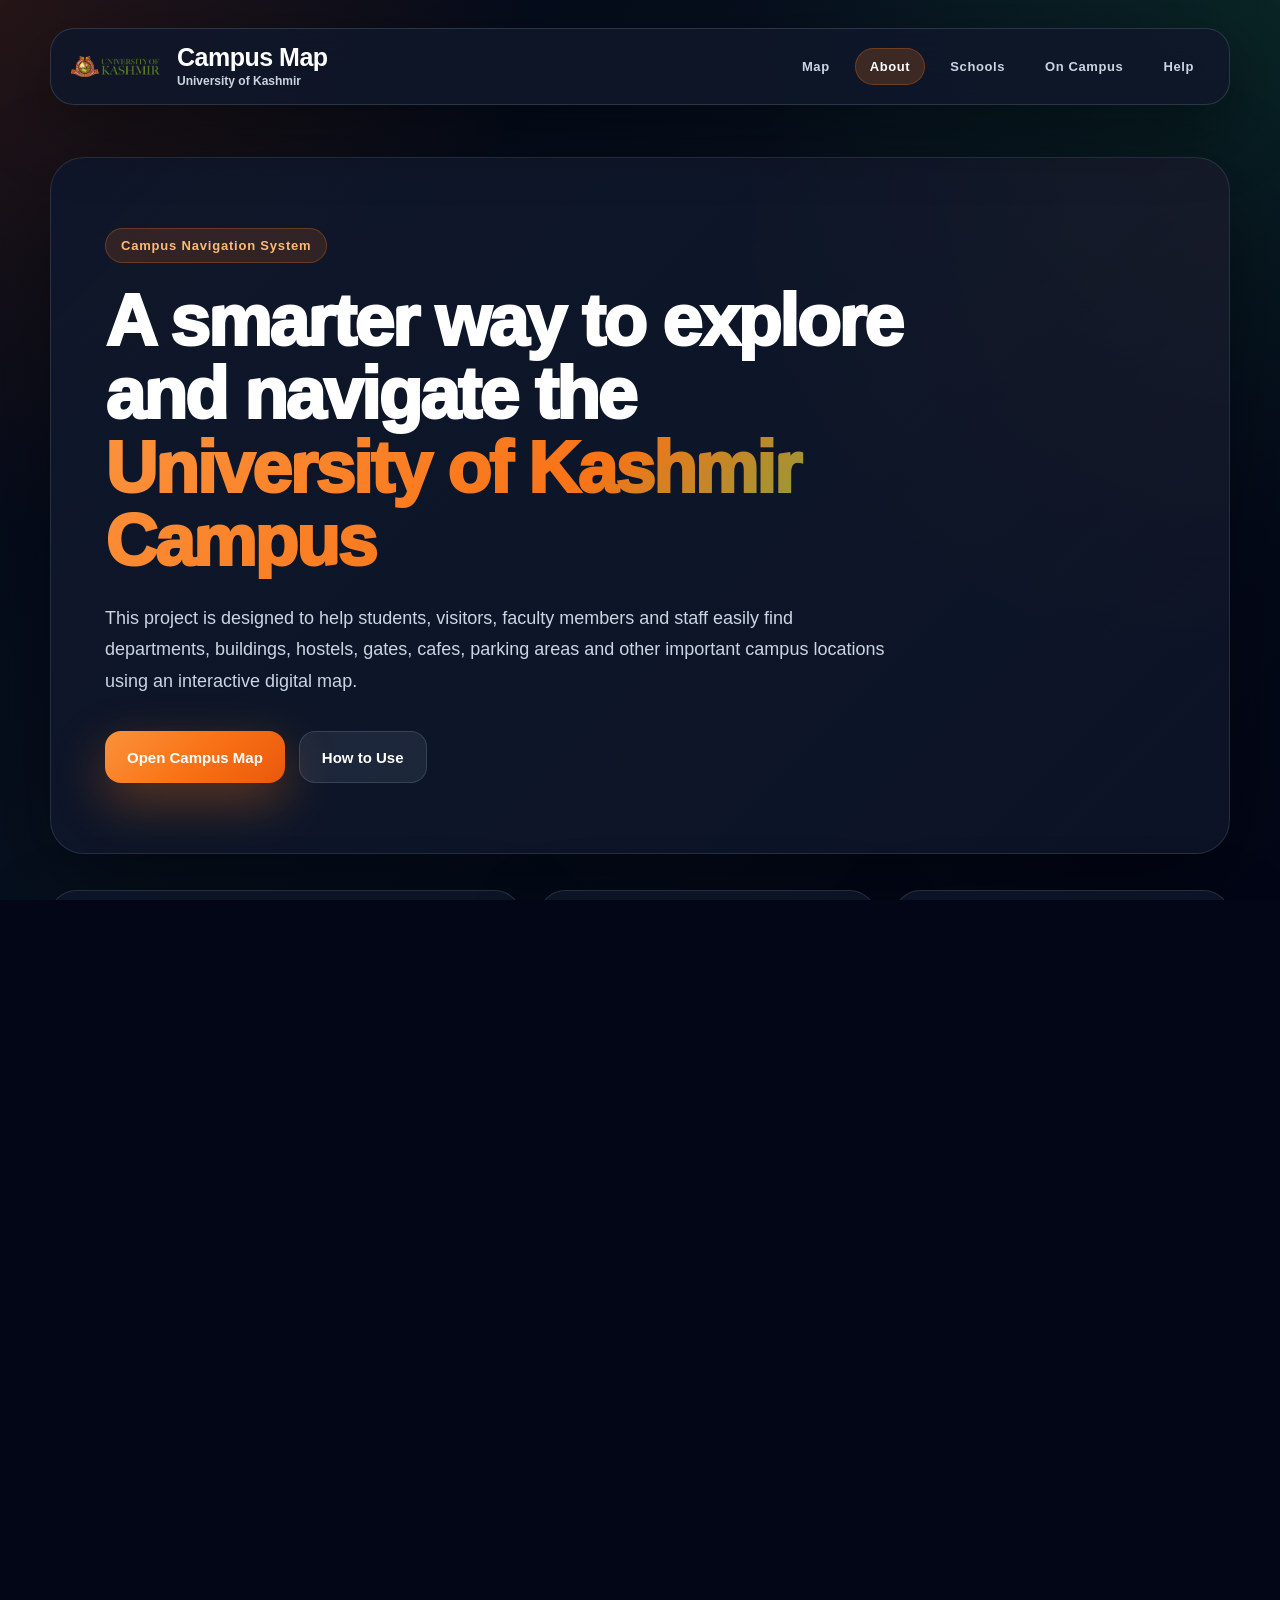
<file: about.html>
<!DOCTYPE html>
<html lang="en">
<head>
  <meta charset="UTF-8" />
  <meta name="viewport" content="width=device-width, initial-scale=1.0" />

  <title>About | Campus Navigation System</title>

  <link rel="stylesheet" href="style.css" />
</head>

<body class="info-page-body">

  <main class="info-page">

    <!-- TOP NAVBAR -->
    <header class="info-navbar">
      <div class="brand">
        <a href="index.html">
          <img src="icons/KUGreen11.png" alt="University of Kashmir Logo" />
        </a>

        <div class="brand-text">
          <h1>Campus Map</h1>
          <p>University of Kashmir</p>
        </div>
      </div>

      <nav class="info-nav-links">
        <a href="index.html">Map</a>
        <a href="about.html" class="active">About</a>
        <a href="schools.html">Schools</a>
        <a href="campus.html">On Campus</a>
        <a href="help.html">Help</a>
      </nav>
    </header>

    <!-- HERO SECTION -->
    <section class="info-hero">
      <div class="hero-badge">Campus Navigation System</div>

      <h1>
        A smarter way to explore and navigate the
        <span>University of Kashmir Campus</span>
      </h1>

      <p>
        This project is designed to help students, visitors, faculty members and staff
        easily find departments, buildings, hostels, gates, cafes, parking areas and
        other important campus locations using an interactive digital map.
      </p>

      <div class="hero-actions">
        <a href="index.html" class="primary-link">Open Campus Map</a>
        <a href="help.html" class="secondary-link">How to Use</a>
      </div>
    </section>

    <!-- ABOUT GRID -->
    <section class="info-grid">

      <article class="info-card-large">
        <h2>Project Aim</h2>
        <p>
          The main aim of this Campus Navigation System is to provide an easy,
          accurate and user-friendly navigation platform for the University of Kashmir.
          Instead of depending only on generic map services, this system focuses on
          campus-specific data such as internal roads, departments, academic blocks,
          hostels and important points of interest.
        </p>
      </article>

      <article class="info-card">
        <div class="card-icon">🎯</div>
        <h3>Campus-Focused</h3>
        <p>
          The map focuses specifically on internal university features that are usually
          not clearly available in normal map applications.
        </p>
      </article>

      <article class="info-card">
        <div class="card-icon">🧭</div>
        <h3>Road-Based Directions</h3>
        <p>
          The system uses the campus road network to calculate practical routes instead
          of drawing simple straight lines.
        </p>
      </article>

      <article class="info-card">
        <div class="card-icon">🔎</div>
        <h3>Easy Search</h3>
        <p>
          Users can search by building name, department name, gate, cafe, hostel or
          other campus categories.
        </p>
      </article>

      <article class="info-card">
        <div class="card-icon">📍</div>
        <h3>Live Location</h3>
        <p>
          With browser location permission, users can get directions from their current
          position to a selected destination.
        </p>
      </article>

    </section>

    <!-- WHY NEEDED -->
    <section class="info-section">
      <div class="section-heading">
        <span>Why this project?</span>
        <h2>Why a dedicated campus map is needed</h2>
      </div>

      <div class="reason-list">
        <div class="reason-item">
          <strong>01</strong>
          <p>
            Generic maps often do not show internal campus departments, academic blocks
            and smaller facilities clearly.
          </p>
        </div>

        <div class="reason-item">
          <strong>02</strong>
          <p>
            New students and visitors may face difficulty locating a specific department,
            hostel, gate or facility inside a large campus.
          </p>
        </div>

        <div class="reason-item">
          <strong>03</strong>
          <p>
            This system uses custom campus data prepared using GIS tools, making it more
            suitable for internal university navigation.
          </p>
        </div>
      </div>
    </section>

    <!-- TECHNOLOGY -->
    <section class="tech-section">
      <div>
        <h2>Technology Used</h2>
        <p>
          The project combines GIS data with web mapping technologies to create an
          interactive navigation system.
        </p>
      </div>

      <div class="tech-tags">
        <span>QGIS</span>
        <span>Leaflet.js</span>
        <span>GeoJSON</span>
        <span>HTML</span>
        <span>CSS</span>
        <span>JavaScript</span>
        <span>Dijkstra Algorithm</span>
      </div>
    </section>

  </main>

</body>
</html>
</file>
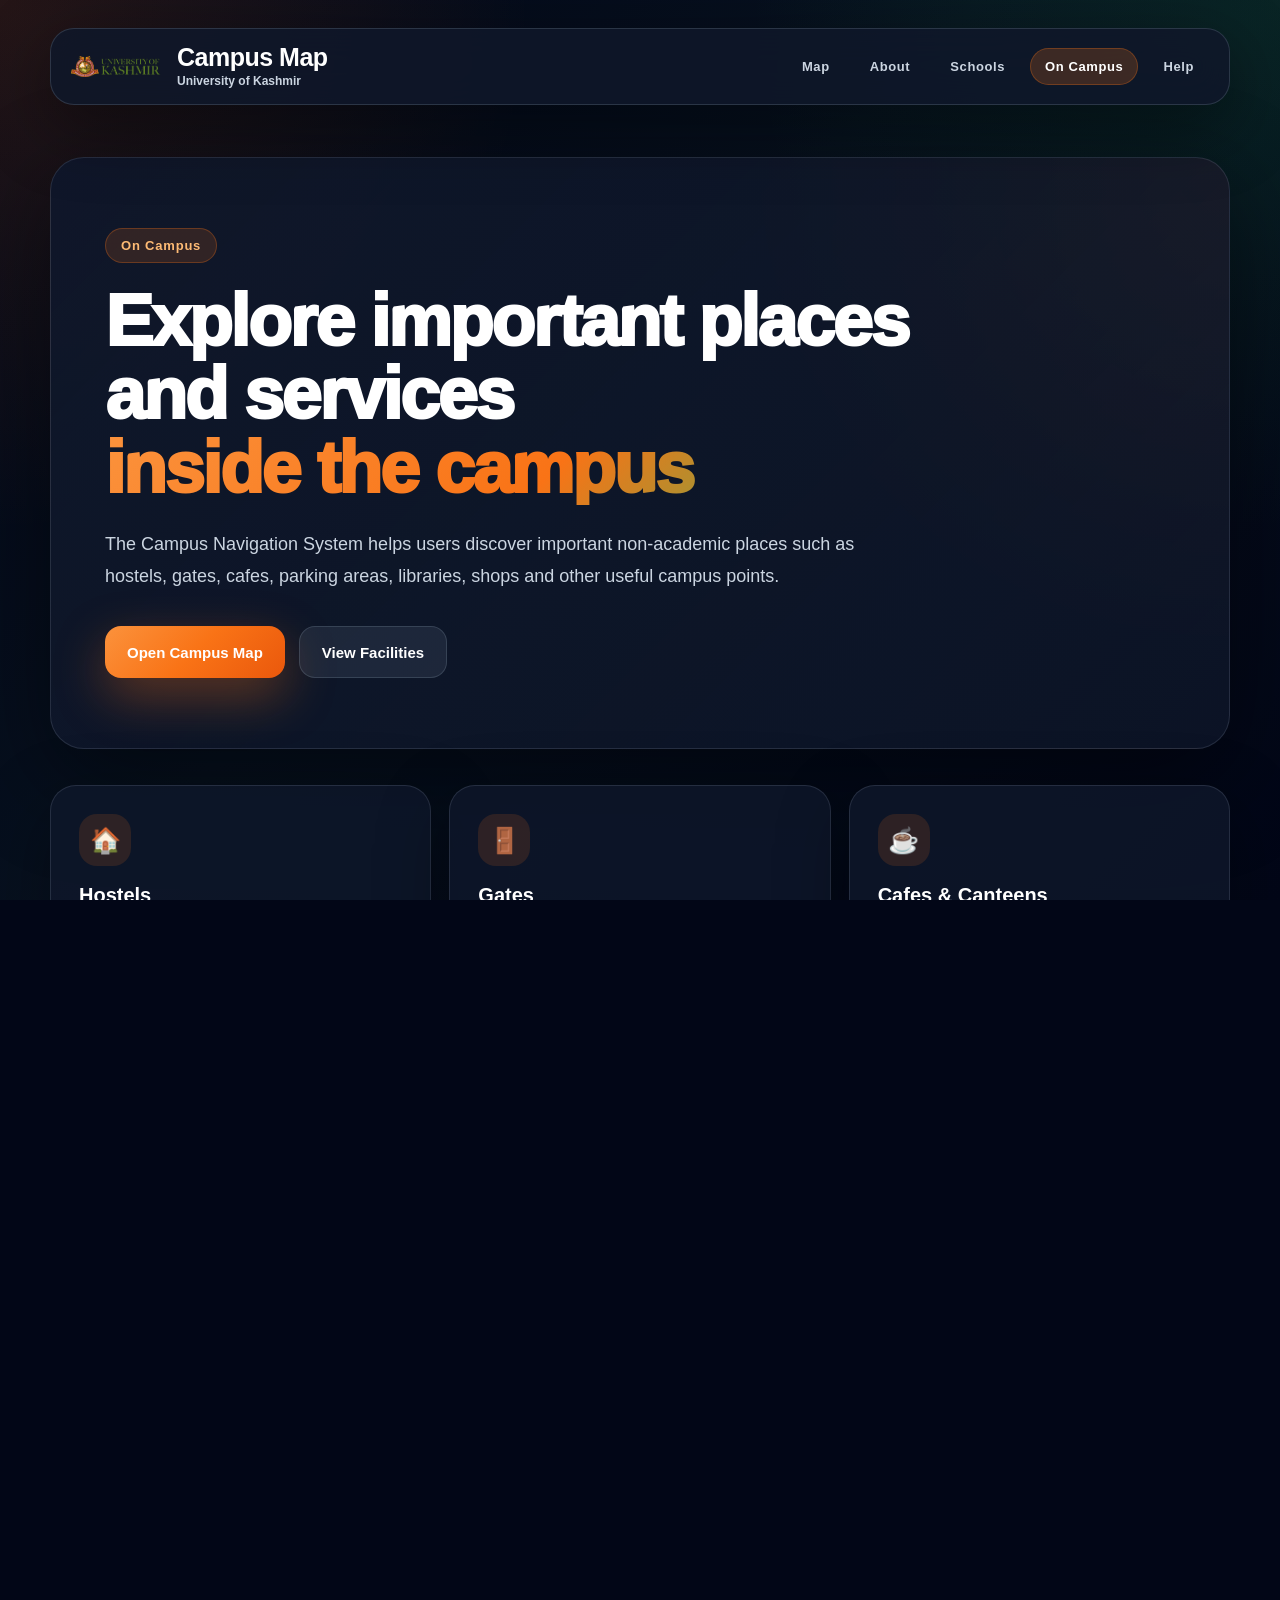
<file: campus.html>
<!DOCTYPE html>
<html lang="en">
<head>
  <meta charset="UTF-8" />
  <meta name="viewport" content="width=device-width, initial-scale=1.0" />

  <title>On Campus | Campus Navigation System</title>

  <link rel="stylesheet" href="style.css" />
</head>

<body class="info-page-body">

  <main class="info-page">

    <!-- TOP NAVBAR -->
    <header class="info-navbar">
      <div class="brand">
        <a href="index.html">
          <img src="icons/KUGreen11.png" alt="University of Kashmir Logo" />
        </a>

        <div class="brand-text">
          <h1>Campus Map</h1>
          <p>University of Kashmir</p>
        </div>
      </div>

      <nav class="info-nav-links">
        <a href="index.html">Map</a>
        <a href="about.html">About</a>
        <a href="schools.html">Schools</a>
        <a href="campus.html" class="active">On Campus</a>
        <a href="help.html">Help</a>
      </nav>
    </header>

    <!-- HERO -->
    <section class="info-hero">
      <div class="hero-badge">On Campus</div>

      <h1>
        Explore important places and services
        <span>inside the campus</span>
      </h1>

      <p>
        The Campus Navigation System helps users discover important non-academic
        places such as hostels, gates, cafes, parking areas, libraries, shops and
        other useful campus points.
      </p>

      <div class="hero-actions">
        <a href="index.html" class="primary-link">Open Campus Map</a>
        <a href="facilities.html" class="secondary-link">View Facilities</a>
      </div>
    </section>

    <!-- CAMPUS PLACES GRID -->
    <section class="campus-place-grid">

      <article class="campus-place-card">
        <div class="campus-place-icon">🏠</div>
        <h3>Hostels</h3>
        <p>
          Hostel buildings can be shown and filtered separately, helping students
          and visitors quickly find residential areas inside the campus.
        </p>
      </article>

      <article class="campus-place-card">
        <div class="campus-place-icon">🚪</div>
        <h3>Gates</h3>
        <p>
          Campus entry and exit gates are important navigation points for visitors,
          transport access and route planning.
        </p>
      </article>

      <article class="campus-place-card">
        <div class="campus-place-icon">☕</div>
        <h3>Cafes & Canteens</h3>
        <p>
          Food points such as cafes, canteens and refreshment areas can be searched
          and displayed as points of interest.
        </p>
      </article>

      <article class="campus-place-card">
        <div class="campus-place-icon">🅿️</div>
        <h3>Parking</h3>
        <p>
          Parking zones can be displayed on the map to guide users toward vehicle
          parking areas near important buildings.
        </p>
      </article>

      <article class="campus-place-card">
        <div class="campus-place-icon">📚</div>
        <h3>Libraries</h3>
        <p>
          Libraries and study spaces can be highlighted to help students quickly
          locate academic support facilities.
        </p>
      </article>

      <article class="campus-place-card">
        <div class="campus-place-icon">🛒</div>
        <h3>Shops & Services</h3>
        <p>
          Shops, stationery points and other small services can be added as POIs
          for better campus usability.
        </p>
      </article>

    </section>

    <!-- FILTER EXPLANATION -->
    <section class="info-section">
      <div class="section-heading">
        <span>Map Filters</span>
        <h2>Use filters to focus on what you need</h2>
      </div>

      <div class="reason-list">
        <div class="reason-item">
          <strong>All</strong>
          <p>
            Shows all available campus features including buildings, roads and
            important points of interest.
          </p>
        </div>

        <div class="reason-item">
          <strong>Hostels</strong>
          <p>
            Displays hostel-related locations and makes residential areas easier
            to identify.
          </p>
        </div>

        <div class="reason-item">
          <strong>Cafes</strong>
          <p>
            Shows cafes, canteens and refreshment points for quick access.
          </p>
        </div>
      </div>
    </section>

    <!-- MAP USE CASE -->
    <section class="tech-section">
      <div>
        <h2>How campus places are stored</h2>
        <p>
          Campus locations are stored using GeoJSON data. Buildings are usually
          polygons, roads are lines and points of interest such as gates or cafes
          are point features.
        </p>
      </div>

      <div class="tech-tags">
        <span>Hostels</span>
        <span>Gates</span>
        <span>Cafes</span>
        <span>Parking</span>
        <span>Libraries</span>
        <span>POI Layer</span>
        <span>Land Use</span>
      </div>
    </section>

  </main>

</body>
</html>
</file>
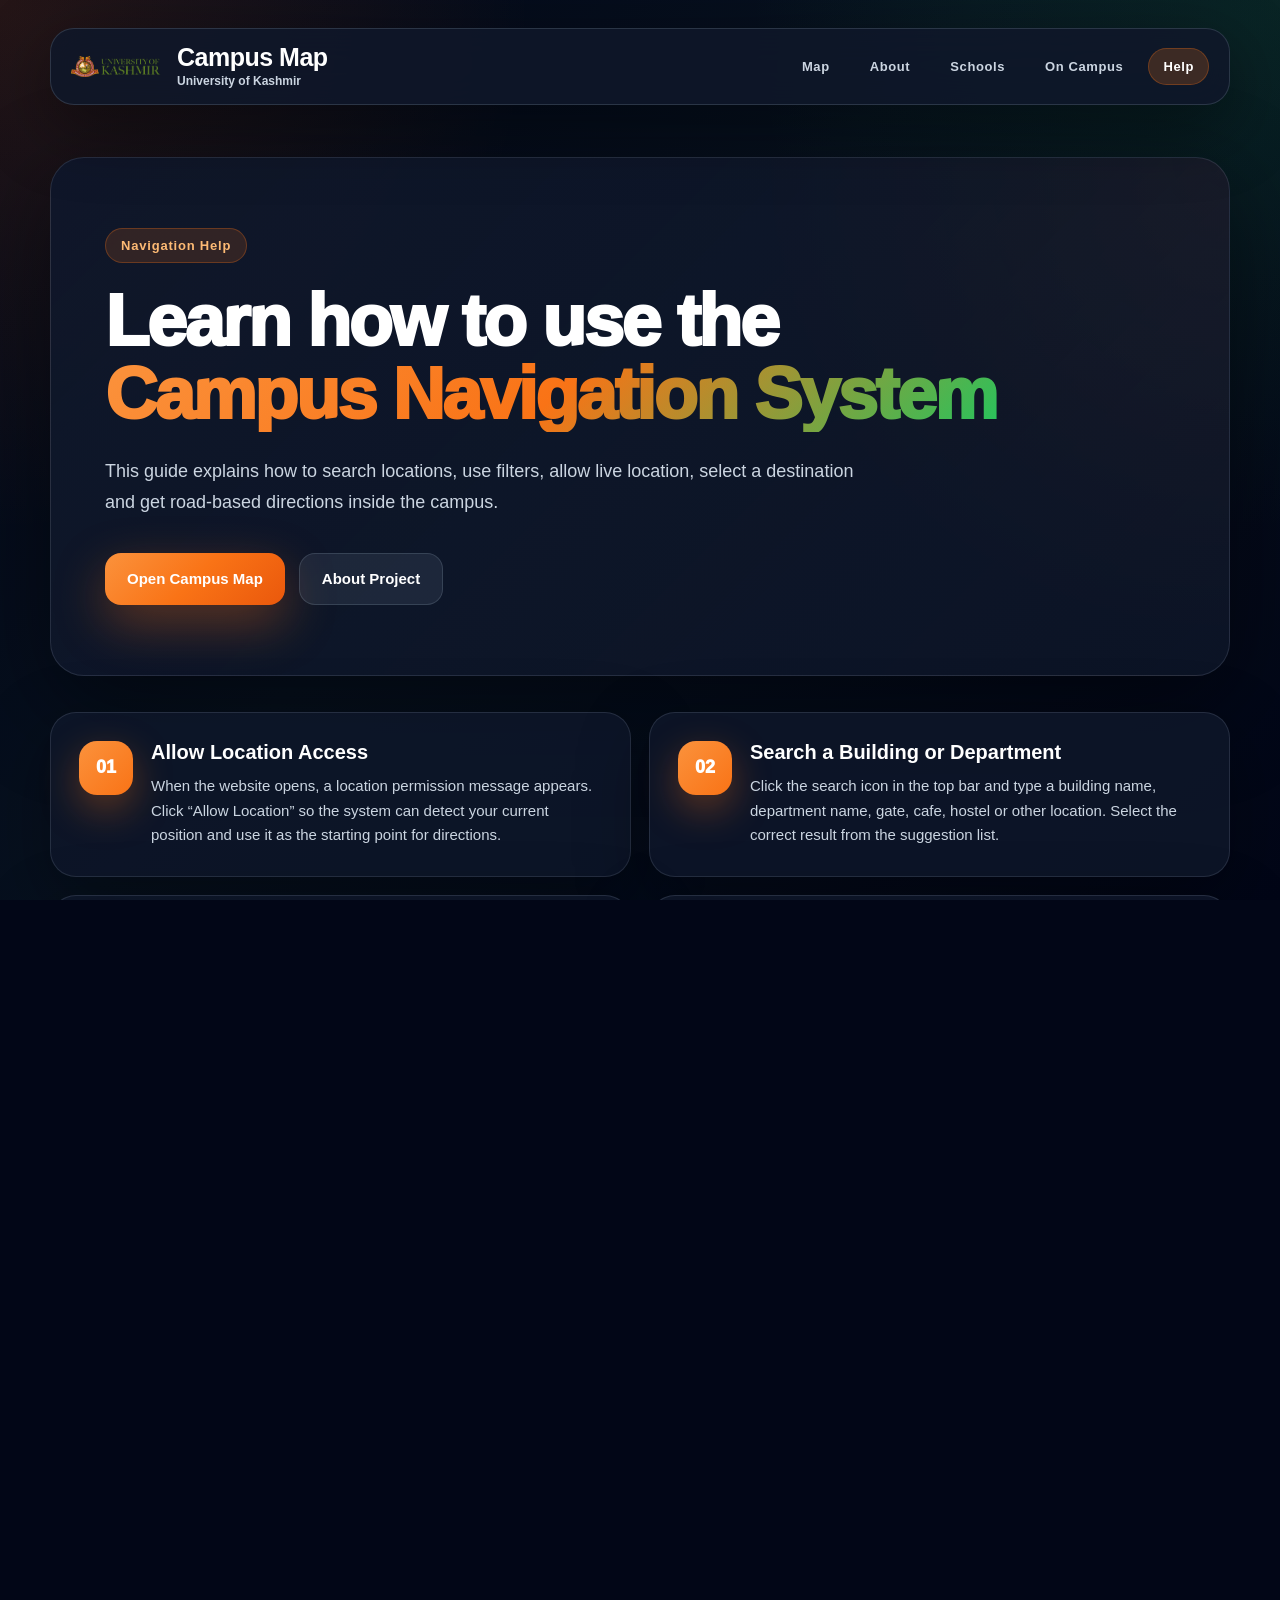
<file: help.html>
<!DOCTYPE html>
<html lang="en">
<head>
  <meta charset="UTF-8" />
  <meta name="viewport" content="width=device-width, initial-scale=1.0" />

  <title>Help | Campus Navigation System</title>

  <link rel="stylesheet" href="style.css" />
</head>

<body class="info-page-body">

  <main class="info-page">

    <!-- TOP NAVBAR -->
    <header class="info-navbar">
      <div class="brand">
        <a href="index.html">
          <img src="icons/KUGreen11.png" alt="University of Kashmir Logo" />
        </a>

        <div class="brand-text">
          <h1>Campus Map</h1>
          <p>University of Kashmir</p>
        </div>
      </div>

      <nav class="info-nav-links">
        <a href="index.html">Map</a>
        <a href="about.html">About</a>
        <a href="schools.html">Schools</a>
        <a href="campus.html">On Campus</a>
        <a href="help.html" class="active">Help</a>
      </nav>
    </header>

    <!-- HERO -->
    <section class="info-hero">
      <div class="hero-badge">Navigation Help</div>

      <h1>
        Learn how to use the
        <span>Campus Navigation System</span>
      </h1>

      <p>
        This guide explains how to search locations, use filters, allow live location,
        select a destination and get road-based directions inside the campus.
      </p>

      <div class="hero-actions">
        <a href="index.html" class="primary-link">Open Campus Map</a>
        <a href="about.html" class="secondary-link">About Project</a>
      </div>
    </section>

    <!-- HELP STEPS -->
    <section class="help-steps">

      <article class="help-step-card">
        <div class="step-number">01</div>
        <div>
          <h3>Allow Location Access</h3>
          <p>
            When the website opens, a location permission message appears. Click
            “Allow Location” so the system can detect your current position and
            use it as the starting point for directions.
          </p>
        </div>
      </article>

      <article class="help-step-card">
        <div class="step-number">02</div>
        <div>
          <h3>Search a Building or Department</h3>
          <p>
            Click the search icon in the top bar and type a building name,
            department name, gate, cafe, hostel or other location. Select the
            correct result from the suggestion list.
          </p>
        </div>
      </article>

      <article class="help-step-card">
        <div class="step-number">03</div>
        <div>
          <h3>Use Category Filters</h3>
          <p>
            Use filters like All, Academic, Hostels, Cafe, Gate and Parking to
            show only the type of places you want to view on the campus map.
          </p>
        </div>
      </article>

      <article class="help-step-card">
        <div class="step-number">04</div>
        <div>
          <h3>Select a Destination</h3>
          <p>
            Click on any building or point of interest. The selected place will
            be highlighted and its information will appear in the bottom card.
          </p>
        </div>
      </article>

      <article class="help-step-card">
        <div class="step-number">05</div>
        <div>
          <h3>Get Directions</h3>
          <p>
            After selecting a destination, click the “Get Directions” button.
            The system will calculate a road-based route from your current
            location to the selected place.
          </p>
        </div>
      </article>

      <article class="help-step-card">
        <div class="step-number">06</div>
        <div>
          <h3>Reset the Map</h3>
          <p>
            Use the reset button to clear the selected destination, remove the
            route and return the map to the full campus view.
          </p>
        </div>
      </article>

    </section>

    <!-- QUICK GUIDE -->
    <section class="info-section">
      <div class="section-heading">
        <span>Quick Guide</span>
        <h2>Main controls of the map</h2>
      </div>

      <div class="help-control-grid">
        <div class="help-control-item">
          <span>🔍</span>
          <h4>Search</h4>
          <p>Find buildings, departments and important places.</p>
        </div>

        <div class="help-control-item">
          <span>📍</span>
          <h4>Location</h4>
          <p>Detect your current position inside or near the campus.</p>
        </div>

        <div class="help-control-item">
          <span>➕</span>
          <h4>Zoom In</h4>
          <p>Move closer to buildings and campus roads.</p>
        </div>

        <div class="help-control-item">
          <span>➖</span>
          <h4>Zoom Out</h4>
          <p>View a wider area of the campus map.</p>
        </div>

        <div class="help-control-item">
          <span>⟳</span>
          <h4>Reset</h4>
          <p>Clear route, selected place and return to default view.</p>
        </div>

        <div class="help-control-item">
          <span>🧭</span>
          <h4>Directions</h4>
          <p>Calculate the shortest route using the campus road network.</p>
        </div>
      </div>
    </section>

    <!-- TIPS -->
    <section class="tech-section">
      <div>
        <h2>Best Use Tips</h2>
        <p>
          For better results, keep your location enabled and search using clear
          names such as department name, building name or category.
        </p>
      </div>

      <div class="tech-tags">
        <span>Allow Location</span>
        <span>Search Department</span>
        <span>Select Destination</span>
        <span>Use Filters</span>
        <span>Get Directions</span>
        <span>Reset Map</span>
      </div>
    </section>

  </main>

</body>
</html>
</file>
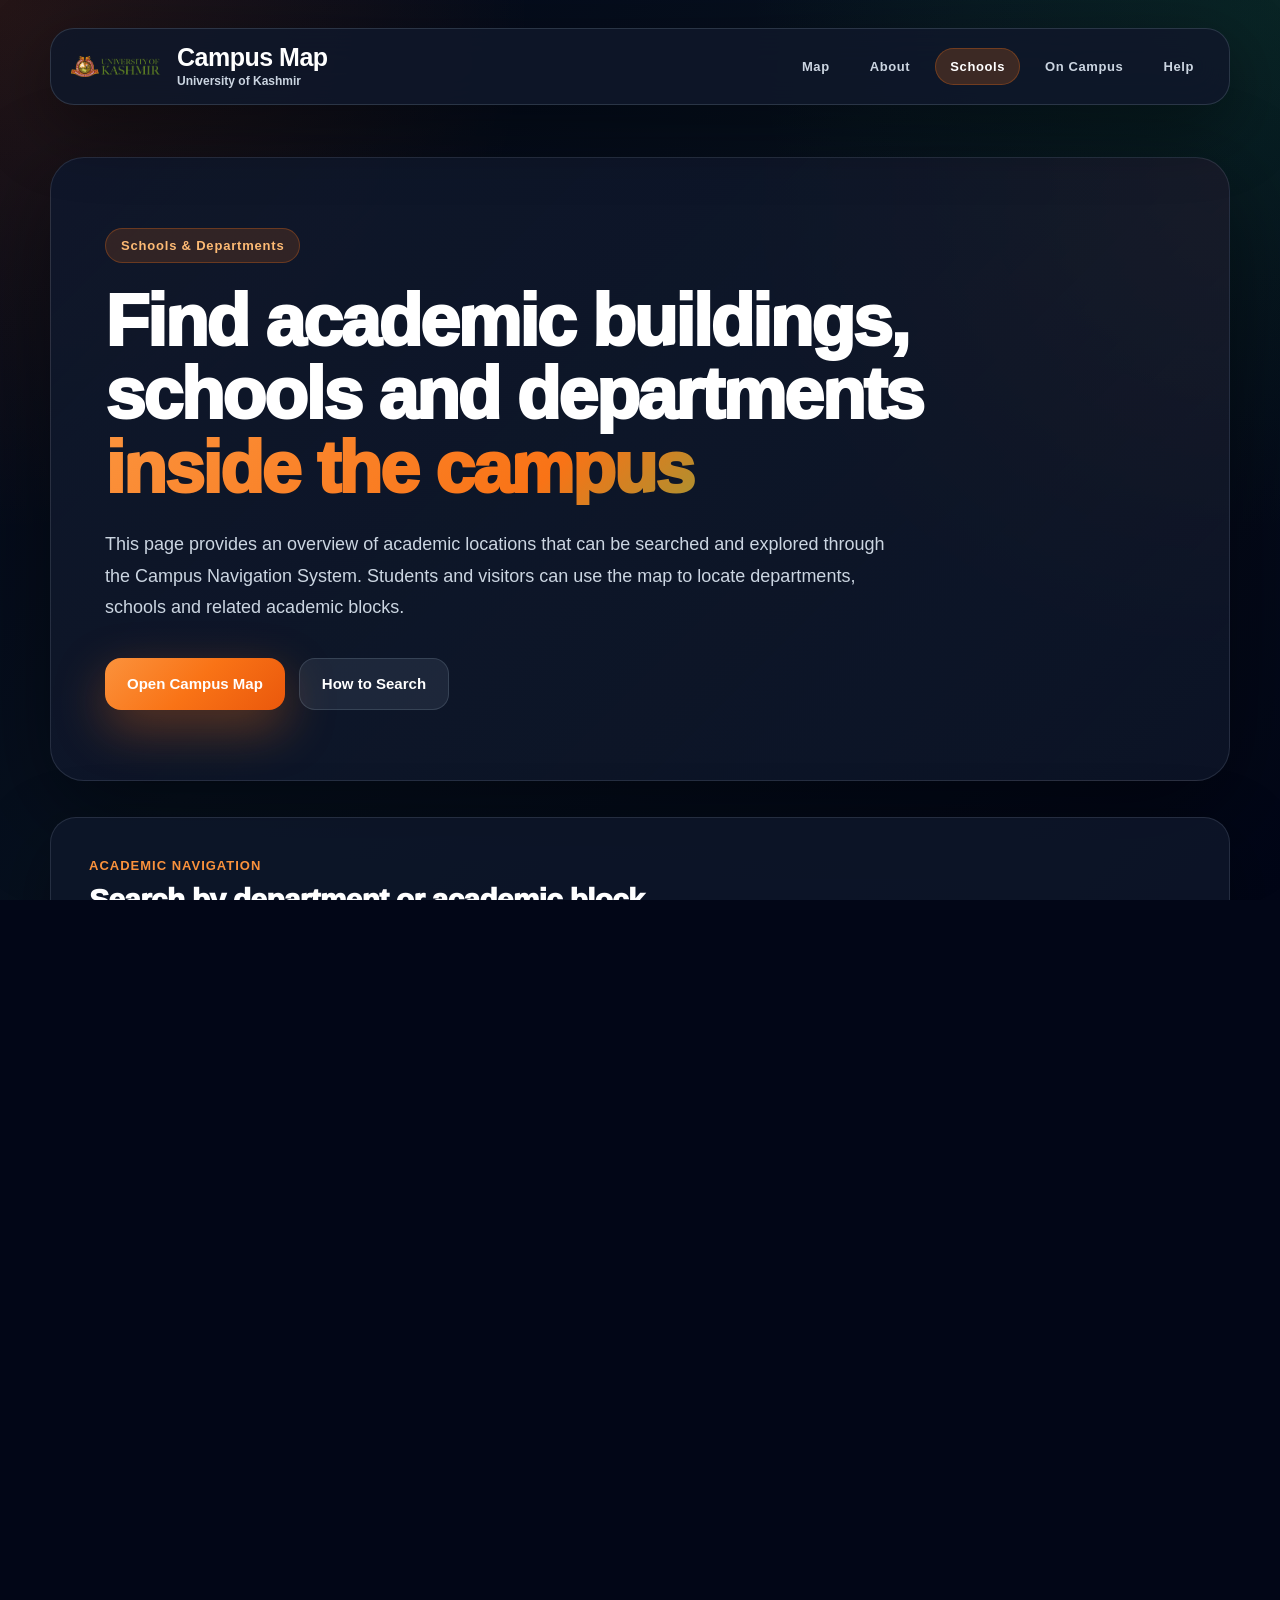
<file: schools.html>
<!DOCTYPE html>
<html lang="en">
<head>
  <meta charset="UTF-8" />
  <meta name="viewport" content="width=device-width, initial-scale=1.0" />

  <title>Schools & Departments | Campus Navigation System</title>

  <link rel="stylesheet" href="style.css" />
</head>

<body class="info-page-body">

  <main class="info-page">

    <!-- TOP NAVBAR -->
    <header class="info-navbar">
      <div class="brand">
        <a href="index.html">
          <img src="icons/KUGreen11.png" alt="University of Kashmir Logo" />
        </a>

        <div class="brand-text">
          <h1>Campus Map</h1>
          <p>University of Kashmir</p>
        </div>
      </div>

      <nav class="info-nav-links">
        <a href="index.html">Map</a>
        <a href="about.html">About</a>
        <a href="schools.html" class="active">Schools</a>
        <a href="campus.html">On Campus</a>
        <a href="help.html">Help</a>
      </nav>
    </header>

    <!-- HERO -->
    <section class="info-hero">
      <div class="hero-badge">Schools & Departments</div>

      <h1>
        Find academic buildings, schools and departments
        <span>inside the campus</span>
      </h1>

      <p>
        This page provides an overview of academic locations that can be searched
        and explored through the Campus Navigation System. Students and visitors
        can use the map to locate departments, schools and related academic blocks.
      </p>

      <div class="hero-actions">
        <a href="index.html" class="primary-link">Open Campus Map</a>
        <a href="help.html" class="secondary-link">How to Search</a>
      </div>
    </section>

    <!-- ACADEMIC OVERVIEW -->
    <section class="info-section schools-overview">
      <div class="section-heading">
        <span>Academic Navigation</span>
        <h2>Search by department or academic block</h2>
      </div>

      <p>
        In many cases, one building may contain multiple departments or offices.
        This system is designed to support searching not only by building name,
        but also by department name, making it easier for users to reach the correct
        academic location.
      </p>
    </section>

    <!-- SCHOOL / DEPARTMENT CARDS -->
    <section class="school-grid">

      <article class="school-card">
        <div class="school-icon">🎓</div>
        <h3>Academic Departments</h3>
        <p>
          Search academic departments directly from the map search option and select
          the correct result to view details.
        </p>
      </article>

      <article class="school-card">
        <div class="school-icon">🏛️</div>
        <h3>Academic Blocks</h3>
        <p>
          Academic buildings are shown on the map with clear styling so users can
          identify learning and teaching areas.
        </p>
      </article>

      <article class="school-card">
        <div class="school-icon">📚</div>
        <h3>Libraries</h3>
        <p>
          Important study spaces such as libraries can be marked and searched as
          campus points of interest.
        </p>
      </article>

      <article class="school-card">
        <div class="school-icon">🧪</div>
        <h3>Labs & Research Areas</h3>
        <p>
          Labs and research-related places can be added as dedicated points for
          easier academic navigation.
        </p>
      </article>

      <article class="school-card">
        <div class="school-icon">🧭</div>
        <h3>Route to Department</h3>
        <p>
          After selecting a department or building, users can get road-based directions
          from their current location.
        </p>
      </article>

      <article class="school-card">
        <div class="school-icon">🔎</div>
        <h3>Department Search</h3>
        <p>
          The search system can be improved by adding department names inside the
          GeoJSON data of each building.
        </p>
      </article>

    </section>

    <!-- HOW IT WORKS -->
    <section class="info-section">
      <div class="section-heading">
        <span>How it works</span>
        <h2>Department-based searching</h2>
      </div>

      <div class="reason-list">
        <div class="reason-item">
          <strong>01</strong>
          <p>
            Each building can store a building name and one or more department names
            inside its properties.
          </p>
        </div>

        <div class="reason-item">
          <strong>02</strong>
          <p>
            When a user searches, the app checks both building names and department
            names for matching results.
          </p>
        </div>

        <div class="reason-item">
          <strong>03</strong>
          <p>
            The selected building is highlighted on the map and the information card
            displays its departments and details.
          </p>
        </div>
      </div>
    </section>

    <!-- DATA NOTE -->
    <section class="tech-section">
      <div>
        <h2>Recommended Data Fields</h2>
        <p>
          For better academic search, each building feature should contain clean
          and consistent property names.
        </p>
      </div>

      <div class="tech-tags">
        <span>building_name</span>
        <span>departments</span>
        <span>type: academic</span>
        <span>description</span>
        <span>image</span>
        <span>floor</span>
      </div>
    </section>

  </main>

</body>
</html>
</file>
<file: style.css>
/* =====================================================
   KU CAMPUS 3D MAP - RESPONSIVE UI
===================================================== */

* {
  margin: 0;
  padding: 0;
  box-sizing: border-box;
  font-family: "Inter", "Segoe UI", Arial, sans-serif;
}

html,
body {
  width: 100%;
  height: 100%;
  overflow: hidden;
  background: #020617;
}

#map {
  width: 100vw;
  height: 100vh;
  background: #020617;
}

/* ===============================
   TOP BAR DESKTOP - MAP PAGE (MODERN GLASS)
================================ */

.topbar {
  position: absolute;
  top: 36px;
  left: 50px;
  right: 50px;
  z-index: 100;

  display: grid;
  grid-template-columns: 280px 450px 1fr;
  align-items: center;
  gap: 24px;

  /* Glassmorphism */
  background: rgba(20, 20, 25, 0.65);
  border: 1px solid rgba(255, 255, 255, 0.08);
  backdrop-filter: blur(24px);
  -webkit-backdrop-filter: blur(24px);
  box-shadow: 0 15px 40px rgba(0, 0, 0, 0.5);
  
  padding: 12px 32px;
  border-radius: 100px;
}

.brand {
  display: flex;
  align-items: center;
  gap: 14px;
  min-width: 0;
}

.ku-logo {
  width: 100px;
  height: auto;
  object-fit: contain;
}

.brand-text h1 {
  font-size: 22px;
  color: #ffffff;
  font-weight: 900;
  letter-spacing: -0.5px;
  line-height: 1.1;
  white-space: nowrap;
}

.brand-text p {
  display: block;
  font-size: 12px;
  color: #94a3b8;
  font-weight: 600;
}

/* ===============================
   SEARCH BOX DESKTOP
================================ */

.search-box {
  width: 100%;
  height: 48px;

  display: flex;
  align-items: center;
  gap: 12px;

  padding: 0 20px;
  
  /* Pill Shape */
  border-radius: 100px;
  background: rgba(0, 0, 0, 0.4);
  border: 1px solid rgba(255, 255, 255, 0.08);
  transition: all 0.3s ease;
}

.search-box:focus-within {
  border-color: rgba(249, 115, 22, 0.5);
  box-shadow: 0 0 15px rgba(249, 115, 22, 0.2);
  background: rgba(0, 0, 0, 0.6);
}

.search-icon {
  font-size: 16px;
  opacity: 0.7;
}

.search-box input {
  width: 100%;
  height: 100%;

  border: none;
  outline: none;
  background: transparent;

  color: #ffffff;
  font-size: 14px;
  font-weight: 600;
}

.search-box input::placeholder {
  color: #94a3b8;
}

/* ===============================
   DESKTOP NAV - MAP PAGE
================================ */

.nav-links {
  display: flex;
  align-items: center;
  justify-content: flex-end;
  gap: 36px;
}

.nav-links a {
  text-decoration: none;
  color: #cbd5e1;

  font-size: 13px;
  font-weight: 800;
  letter-spacing: 1.5px;

  transition: 0.25s ease;
}

.nav-links a:hover {
  color: #f97316;
}

.hamburger-btn,
.mobile-search-btn {
  display: none;
}

/* =====================================================
   NAVIGATION MODE DESKTOP
===================================================== */

.navigation-mode {
  position: absolute;
  left: 50px;
  bottom: 160px;
  z-index: 82;

  width: 160px;

  /* Glassmorphism */
  background: rgba(20, 20, 25, 0.75);
  border: 1px solid rgba(255, 255, 255, 0.1);
  backdrop-filter: blur(24px);
  -webkit-backdrop-filter: blur(24px);
  border-radius: 20px;
  box-shadow: 0 16px 48px rgba(0, 0, 0, 0.5);

  padding: 14px;
}

.mode-title {
  font-size: 10px;
  font-weight: 800;
  letter-spacing: 2px;
  text-transform: uppercase;
  color: rgba(255, 255, 255, 0.4);
  margin-bottom: 12px;
  text-align: center;
}

.nav-mode-switch {
  display: flex;
  background: rgba(0, 0, 0, 0.4);
  border: 1px solid rgba(255, 255, 255, 0.05);
  border-radius: 12px;
  padding: 4px;
  gap: 0;
}

.nav-mode-btn {
  flex: 1;
  border: none;
  background: transparent;
  color: #cbd5e1;
  padding: 10px 4px;
  cursor: pointer;
  font-size: 13px;
  font-weight: 700;
  border-radius: 10px;
  transition: all 0.25s ease;
}

.nav-mode-btn.active {
  background: rgba(255, 255, 255, 0.08);
  color: #fff;
  box-shadow: inset 0 0 0 1px rgba(255, 255, 255, 0.1), 0 4px 12px rgba(0,0,0,0.2);
}

/* =====================================================
   LEFT FILTER DESKTOP (MODERN GLASS PILLS)
===================================================== */

.filter-panel {
  position: absolute;
  top: 150px;
  left: 50px;
  z-index: 85;

  width: 160px;
  padding: 0;

  background: transparent !important;
  border: none !important;
  box-shadow: none !important;
  backdrop-filter: none !important;
  -webkit-backdrop-filter: none !important;
}

.filter-panel h3 {
  position: absolute;
  left: -38px;
  top: 82px;

  writing-mode: vertical-rl;
  transform: rotate(180deg);

  color: rgba(255, 255, 255, 0.4);
  font-size: 11px;
  font-weight: 800;
  letter-spacing: 6px;
}

.filter-btn {
  width: 100%;
  height: 44px;

  display: flex;
  align-items: center;
  gap: 12px;

  margin: 0 0 10px 0;
  padding: 0 16px;

  /* Base Glass Button */
  background: rgba(20, 20, 25, 0.5) !important;
  border: 1px solid rgba(255, 255, 255, 0.08) !important;
  border-radius: 14px !important;
  backdrop-filter: blur(12px) !important;
  color: #cbd5e1 !important;
  font-size: 14px !important;
  font-weight: 700 !important;
  cursor: pointer !important;
  transition: all 0.25s ease !important;
}

.filter-btn:hover {
  background: rgba(255, 255, 255, 0.05) !important;
  color: #ffffff !important;
  transform: translateX(4px);
}

/* Glowing Active State */
.filter-btn.active {
  border: 1px solid rgba(249, 115, 22, 0.7) !important;
  background: rgba(249, 115, 22, 0.1) !important;
  color: #fff !important;
  box-shadow: 0 0 15px rgba(249, 115, 22, 0.3), inset 0 0 10px rgba(249, 115, 22, 0.15) !important;
}

.filter-scroll-btn {
  display: none;
}

/* ===============================
   WEATHER CARD DESKTOP
================================ */

.weather-card {
  position: absolute;
  left: 50px;
  bottom: 40px;
  z-index: 80;

  width: 160px;
  height: 100px;

  display: flex;
  align-items: center;
  justify-content: center;
  gap: 16px;

  /* Glassmorphism */
  background: rgba(20, 20, 25, 0.75);
  border: 1px solid rgba(255, 255, 255, 0.1);
  backdrop-filter: blur(24px);
  -webkit-backdrop-filter: blur(24px);
  border-radius: 20px;
  box-shadow: 0 16px 50px rgba(0, 0, 0, 0.5);
  color: white;
}

.weather-card .sun {
  font-size: 28px;
}

.weather-card h2 {
  font-size: 32px;
  line-height: 1;
  font-weight: 900;
}

.weather-card p {
  margin-top: 6px;
  font-size: 13px;
  color: #94a3b8;
  font-weight: 600;
}

/* ===============================
   INFO CARD - MAP PAGE DESKTOP
================================ */

.info-card {
  position: absolute;
  left: 50%;
  bottom: 40px;
  transform: translateX(-50%);
  z-index: 75;

  width: 500px;
  min-height: 110px;
  max-height: 300px;
  overflow-y: auto;

  padding: 24px 28px;

  /* Glassmorphism */
  background: rgba(20, 20, 25, 0.75);
  border: 1px solid rgba(255, 255, 255, 0.1);
  backdrop-filter: blur(24px);
  -webkit-backdrop-filter: blur(24px);
  border-radius: 24px;
  box-shadow: 0 20px 60px rgba(0, 0, 0, 0.6);
  color: white;
}

.info-card h2 {
  font-size: 22px;
  font-weight: 800;
  margin-bottom: 8px;
}

.info-card p {
  font-size: 14px;
  color: #94a3b8;
  line-height: 1.6;
}

.info-card strong {
  color: #ffffff;
}

.info-card::-webkit-scrollbar {
  width: 6px;
}

.info-card::-webkit-scrollbar-track {
  background: transparent;
}

.info-card::-webkit-scrollbar-thumb {
  background: rgba(255, 255, 255, 0.1);
  border-radius: 10px;
}

.selected-card {
  display: flex;
  align-items: center;
  gap: 20px;
}

.info-card-img {
  width: 120px;
  height: 80px;
  object-fit: cover;
  border-radius: 16px;
  border: 1px solid rgba(255, 255, 255, 0.1);
}

.selected-card-content {
  flex: 1;
}

.selected-card-content h2 {
  font-size: 20px;
  line-height: 1.2;
  margin-bottom: 8px;
}

.selected-card-content p {
  font-size: 14px;
  color: #cbd5e1;
  margin-bottom: 0;
}

/* ===============================
   GET DIRECTIONS DESKTOP
================================ */

.directions-btn {
  position: absolute;
  right: 50px;
  bottom: 40px;
  z-index: 75;

  width: 250px;
  height: 60px;
  padding: 0 34px;

  border: none;
  border-radius: 100px;
  outline: none;

  /* Rich Golden Gradient */
  background: linear-gradient(180deg, #e2b080 0%, #8a5a19 100%);
  color: #1a1a1a;
  font-weight: 900;
  font-size: 16px;
  letter-spacing: 0.5px;
  
  /* Glow + Inner highlight */
  box-shadow: 0 10px 40px rgba(212, 163, 115, 0.3), inset 0 2px 2px rgba(255,255,255,0.4);
  border: 1px solid rgba(255,255,255,0.1);

  cursor: pointer;
  transition: 0.25s ease;
}

.directions-btn:hover {
  transform: translateY(-2px);
  box-shadow: 0 15px 50px rgba(212, 163, 115, 0.4), inset 0 2px 2px rgba(255,255,255,0.4);
}

/* ===============================
   MAP TOOLS DESKTOP (MODERN PILL)
================================ */

.map-tools {
  position: absolute !important;
  right: 50px !important;
  top: 50% !important;
  transform: translateY(-50%) !important;
  bottom: auto !important;
  width: 54px !important;
  
  /* Single Glass Pill Container */
  background: rgba(20, 20, 25, 0.65) !important;
  backdrop-filter: blur(20px) !important;
  -webkit-backdrop-filter: blur(20px) !important;
  border-radius: 30px !important;
  
  gap: 0 !important; 
  border: 1px solid rgba(255, 255, 255, 0.1) !important;
  box-shadow: 0 15px 40px rgba(0,0,0,0.5) !important;
  
  z-index: 90 !important;
  display: flex !important;
  flex-direction: column !important;
}

.map-tools button {
  background: transparent !important;
  color: #fff !important;
  box-shadow: none !important;
  width: 100% !important;
  height: 48px !important;
  border-radius: 0 !important;
  font-size: 20px !important;
  font-weight: normal !important;
  
  /* Replaced borders with clean margins */
  border: none !important;
  outline: none !important;
  margin-bottom: 4px !important;
  
  display: flex !important;
  align-items: center !important;
  justify-content: center !important;
  cursor: pointer !important;
  transition: 0.25s ease !important;
}

.map-tools button:last-child {
  margin-bottom: 0 !important;
}

.map-tools button:hover {
  background: rgba(255, 255, 255, 0.05) !important;
}

#locateBtn {
  color: #f97316 !important; 
}

#toggle3DBtn {
  font-size: 14px !important;
  font-weight: 800 !important;
}

/* ===============================
   LOCATION MODAL
================================ */

.location-modal {
  position: fixed;
  inset: 0;
  z-index: 9999;

  display: none;
  align-items: center;
  justify-content: center;

  background: rgba(0, 0, 0, 0.56);
  backdrop-filter: blur(9px);
  -webkit-backdrop-filter: blur(9px);
}

.location-modal.show {
  display: flex;
}

.location-box {
  width: 430px;
  max-width: calc(100vw - 32px);

  padding: 34px 30px 30px;

  border-radius: 24px;

  background: rgba(15, 23, 42, 0.96);
  border: 1px solid rgba(148, 163, 184, 0.22);

  color: white;
  text-align: center;

  box-shadow: 0 30px 100px rgba(0, 0, 0, 0.55);
}

.location-icon {
  width: 70px;
  height: 70px;

  margin: 0 auto 20px;

  display: flex;
  align-items: center;
  justify-content: center;

  border-radius: 20px;

  background: linear-gradient(135deg, #38bdf8, #0284c7);
  font-size: 30px;

  box-shadow: 0 18px 50px rgba(14, 165, 233, 0.35);
}

.location-box h2 {
  font-size: 25px;
  font-weight: 900;
  margin-bottom: 12px;
}

.location-box p {
  font-size: 15px;
  line-height: 1.6;
  color: #cbd5e1;
  margin-bottom: 26px;
}

.location-actions {
  display: grid;
  grid-template-columns: 1fr 1fr;
  gap: 12px;
}

.location-actions button {
  height: 52px;

  border: none;
  border-radius: 15px;

  font-size: 15px;
  font-weight: 900;

  cursor: pointer;
  transition: 0.25s ease;
}

.allow-location-btn {
  background: linear-gradient(135deg, #38bdf8, #0ea5e9);
  color: white;
}

.deny-location-btn {
  background: rgba(148, 163, 184, 0.18);
  color: white;
}

.location-actions button:hover {
  transform: translateY(-2px);
}

/* ===============================
   POI MARKERS
================================ */

.poi-html-marker {
  width: 30px;
  height: 30px;

  display: flex;
  align-items: center;
  justify-content: center;

  border-radius: 50%;
  background: rgba(20, 20, 25, 0.9);
  border: 1px solid rgba(255, 255, 255, 0.2);

  font-size: 15px;
  cursor: pointer;

  box-shadow: 0 8px 24px rgba(0, 0, 0, 0.45);
  transition: 0.2s ease;
}

.poi-html-marker:hover {
  transform: scale(1.18);
  background: #f97316;
  border-color: #f97316;
}

/* ===============================
   SEARCH DROPDOWN
================================ */

#searchDropdown {
  scrollbar-width: thin;
  scrollbar-color: rgba(255, 255, 255, 0.1) transparent;
}

#searchDropdown::-webkit-scrollbar {
  width: 6px;
}

#searchDropdown::-webkit-scrollbar-track {
  background: transparent;
}

#searchDropdown::-webkit-scrollbar-thumb {
  background: rgba(255, 255, 255, 0.1);
  border-radius: 10px;
}

.search-result-item:first-child {
  border-radius: 16px 16px 0 0;
}

.search-result-item:last-child {
  border-bottom: none !important;
  border-radius: 0 0 16px 16px;
}

/* ===============================
   POPUPS
================================ */

.mini-popup-card {
  min-width: 230px;
  color: white;
}

.mini-popup-card h3 {
  font-size: 15px;
  font-weight: 900;
  margin-bottom: 6px;
}

.mini-popup-card p {
  font-size: 13px;
  color: #cbd5e1;
  margin-bottom: 8px;
}

.mini-popup-img {
  width: 90%;
  height: 75px;
  object-fit: cover;
  border-radius: 10px;
}

.hover-tooltip {
  min-width: 120px;
  color: #ffffff;
  font-size: 13px;
  font-weight: 800;
}

.hover-tooltip span {
  color: #cbd5e1;
  font-size: 12px;
  font-weight: 600;
}

.maplibregl-popup-content {
  background: rgba(20, 20, 25, 0.9) !important;
  backdrop-filter: blur(16px) !important;
  color: white !important;

  border: 1px solid rgba(249, 115, 22, 0.5) !important;
  border-radius: 16px !important;

  padding: 14px !important;

  box-shadow: 0 18px 50px rgba(0, 0, 0, 0.45) !important;
}

.maplibregl-popup-close-button {
  color: white !important;
  font-size: 18px !important;
}

.maplibregl-popup-tip {
  border-top-color: rgba(20, 20, 25, 0.9) !important;
}

/* ===============================
   MAPLIBRE ATTRIBUTION
================================ */

.maplibregl-ctrl-bottom-left {
  margin-left: 22px;
  margin-bottom: 20px;
}

.maplibregl-ctrl-scale {
  background: rgba(15, 23, 42, 0.75) !important;
  color: white !important;
  border-color: rgba(255, 255, 255, 0.55) !important;
  font-weight: 700;
}

.maplibregl-ctrl-logo,
.maplibregl-ctrl-attrib {
  opacity: 0.65;
}

.maplibregl-ctrl-bottom-right {
  display: none !important;
}

/* =====================================================
   MOBILE MENU
===================================================== */

.mobile-menu-overlay {
  position: fixed;
  inset: 0;
  z-index: 9997;

  display: none;

  background: rgba(0, 0, 0, 0.55);
  backdrop-filter: blur(4px);
  -webkit-backdrop-filter: blur(4px);
}

.mobile-menu-overlay.show {
  display: block;
}

.mobile-menu {
  position: fixed;
  top: 0;
  right: -310px;

  width: 300px;
  max-width: 86vw;
  height: 100vh;

  z-index: 9998;

  display: flex;
  flex-direction: column;

  padding: 22px;

  background: rgba(15, 23, 42, 0.98);
  border-left: 1px solid rgba(148, 163, 184, 0.22);

  box-shadow: -20px 0 80px rgba(0, 0, 0, 0.55);

  transition: 0.3s ease;
}

.mobile-menu.show {
  right: 0;
}

.mobile-menu-header {
  display: flex;
  align-items: center;
  justify-content: space-between;

  margin-bottom: 28px;
}

.mobile-menu-header h2 {
  color: white;
  font-size: 22px;
  font-weight: 900;
}

.mobile-menu-header button {
  width: 42px;
  height: 42px;

  border: none;
  border-radius: 14px;

  background: rgba(255, 255, 255, 0.12);
  color: white;

  font-size: 28px;
  font-weight: 800;

  cursor: pointer;
}

.mobile-menu a {
  text-decoration: none;

  color: white;

  padding: 17px 4px;

  border-bottom: 1px solid rgba(148, 163, 184, 0.16);

  font-size: 16px;
  font-weight: 900;
  letter-spacing: 0.8px;
}

.mobile-menu a:hover {
  color: #f97316;
}

/* =====================================================
   BOTTOM UI WRAPPER (Desktop bypass)
===================================================== */
.bottom-ui-wrapper {
  display: contents; /* Desktop treats this as if it doesn't exist */
}

/* =====================================================
   MOBILE RESPONSIVE - MAP PAGE (MODERN GLASS UI)
===================================================== */
@media (max-width: 900px) {
  body {
    overflow: hidden;
  }

  /* --- TOP BAR --- */
  body.search-open .topbar {
    border-radius: 24px !important;
    padding-bottom: 12px !important;
  }

  .topbar {
    top: 16px !important;
    left: 16px !important;
    right: 16px !important;
    width: calc(100vw - 32px) !important;
    z-index: 100 !important;
    display: grid !important;
    grid-template-columns: auto 1fr 44px 44px !important;
    gap: 10px !important;
    padding: 8px 12px !important;
    border-radius: 100px !important;
    
    /* Modern Glassmorphism */
    background: rgba(20, 20, 25, 0.65) !important;
    border: 1px solid rgba(255, 255, 255, 0.08) !important;
    backdrop-filter: blur(24px) !important;
    -webkit-backdrop-filter: blur(24px) !important;
    box-shadow: 0 10px 40px rgba(0, 0, 0, 0.5) !important;
    
    align-items: center !important;
    box-sizing: border-box !important;
    transition: border-radius 0.3s ease, padding 0.3s ease !important;
  }

  .brand {
    grid-column: 1 / 2;
    grid-row: 1 / 2;
    display: flex;
    align-items: center;
    gap: 10px;
  }

  .ku-logo {
    width: 80px;
    height: 34px;
  }

  .brand-text {
    grid-column: 2 / 3;
    grid-row: 1 / 2;
    display: flex;
    flex-direction: column;
    justify-content: center;
  }

  .brand-text h1 {
    font-size: 15px;
    font-weight: 800;
  }

  .brand-text p {
    display: block;
    margin-top: 0;
    font-size: 11px;
    color: #94a3b8;
    font-weight: 600;
  }

  .mobile-search-btn, .hamburger-btn {
    display: flex;
    align-items: center;
    justify-content: center;
    width: 40px;
    height: 40px;
    border: none;
    border-radius: 50%;
    /* Darker translucent buttons for icons */
    background: rgba(255, 255, 255, 0.06) !important; 
    color: #fff;
    cursor: pointer;
  }
  .mobile-search-btn { grid-column: 3 / 4; grid-row: 1 / 2; font-size: 16px; }
  .hamburger-btn { grid-column: 4 / 5; grid-row: 1 / 2; font-size: 18px; }

  .search-box {
    grid-column: 1 / 5;
    grid-row: 2 / 3;
    width: 100%;
    height: 0;
    padding: 0 16px;
    overflow: hidden;
    opacity: 0;
    pointer-events: none;
    border-radius: 100px !important; 
    background: rgba(0, 0, 0, 0.4) !important;
    border: 1px solid rgba(255, 255, 255, 0.08) !important;
    margin-top: 0;
    transition: all 0.3s ease;
  }

  .search-box.show-mobile-search {
    height: 44px;
    opacity: 1;
    pointer-events: auto;
    margin-top: 10px;
  }

  .search-box input {
    font-size: 13px;
    color: #ffffff;
    width: 100%;
    height: 100%;
    background: transparent;
    border: none;
    outline: none;
  }

  .nav-links {
    display: none;
  }

  /* --- FILTERS --- */
  .filter-panel {
    top: 86px !important;
    left: 16px !important;
    right: auto !important;
    position: absolute !important;
    z-index: 90 !important;
    width: calc(100vw - 32px) !important;
    display: none !important;
    flex-direction: row !important;
    flex-wrap: nowrap !important;
    align-items: center !important;
    gap: 10px !important;
    overflow-x: auto !important;
    overflow-y: hidden !important;
    background: transparent !important;
    border: none !important;
    box-shadow: none !important;
    backdrop-filter: none !important;
    padding: 0 0 5px 0 !important;
    scrollbar-width: none !important;
    -webkit-overflow-scrolling: touch !important;
    transition: top 0.3s ease !important; 
  }

  .filter-panel::-webkit-scrollbar {
    display: none;
  }

  .filter-panel h3, .filter-scroll-btn {
    display: none !important;
  }

  .filter-btn {
    width: auto !important;
    min-width: max-content !important;
    flex: 0 0 auto !important; 
    display: flex !important;
    align-items: center !important;
    gap: 6px !important;
    height: 38px !important;
    padding: 0 16px !important;
    margin: 0 !important;
    
    /* Base Glass Button */
    border: 1px solid rgba(255, 255, 255, 0.1) !important;
    border-radius: 100px !important;
    background: rgba(20, 20, 25, 0.5) !important;
    backdrop-filter: blur(12px) !important;
    color: #cbd5e1 !important;
    font-size: 13px !important;
    font-weight: 600 !important;
    white-space: nowrap !important;
    cursor: pointer !important;
    transition: all 0.25s ease !important;
  }

  /* Target UI Glowing Active State */
  .filter-btn.active {
    border: 1px solid rgba(249, 115, 22, 0.7) !important;
    background: rgba(249, 115, 22, 0.1) !important; /* Hollow center */
    color: #fff !important;
    box-shadow: 0 0 15px rgba(249, 115, 22, 0.3), inset 0 0 10px rgba(249, 115, 22, 0.15) !important;
  }

  #nearbyBtn {
    display: none !important;
  }

  .mobile-nearby-btn {
    position: absolute;
    top: 100px;
    left: 50%;
    transform: translateX(-50%);
    z-index: 91;
    display: flex;
    align-items: center;
    justify-content: center;
    gap: 8px;
    height: 40px;
    padding: 0 20px;
    
    /* Hollow Glow Style */
    border: 1px solid rgba(249, 115, 22, 0.6) !important;
    border-radius: 100px;
    background: rgba(20, 20, 25, 0.5) !important;
    backdrop-filter: blur(12px) !important;
    color: #fed7aa;
    font-size: 13px;
    font-weight: 900;
    box-shadow: 0 8px 25px rgba(249, 115, 22, 0.2) !important;
    
    cursor: pointer;
    transition: top 0.3s ease !important;
  }

  /* Perfectly balanced spacing when search is expanded */
  body.search-open .filter-panel { top: 152px !important; }
  body.search-open .mobile-nearby-btn { top: 208px !important; }
  body.search-open .map-tools { top: 268px !important; }

  .weather-card {
    display: none;
  }

  /* --- MAP TOOLS (Right Side Modern Pill) --- */
  .map-tools {
    right: 16px !important;
    top: 215px !important;
    bottom: auto !important;
    transform: none !important;
    width: 50px !important; 
    
    /* Single Glass Pill Container */
    background: rgba(20, 20, 25, 0.65) !important;
    backdrop-filter: blur(20px) !important;
    -webkit-backdrop-filter: blur(20px) !important;
    border-radius: 30px !important;
    padding: 6px 4px !important;
    gap: 0 !important; 
    border: 1px solid rgba(255, 255, 255, 0.1) !important;
    box-shadow: 0 8px 30px rgba(0,0,0,0.4) !important;
    
    z-index: 88 !important;
    transition: top 0.3s ease !important;
  }

  .map-tools button {
    background: transparent !important;
    color: #fff !important;
    box-shadow: none !important;
    width: 100% !important; 
    height: 46px !important; 
    border-radius: 0 !important;
    font-size: 20px !important;
    font-weight: normal !important;
    
    /* Replaced borders with clean margins */
    border: none !important;
    outline: none !important;
    margin-bottom: 4px !important;
  }

  .map-tools button:last-child {
    margin-bottom: 0 !important;
  }

  #resetViewBtn, #locateBtn {
    background: transparent !important;
    color: #fff !important;
  }

  #locateBtn {
    color: #f97316 !important; 
  }

  #toggle3DBtn {
    margin-top: 0 !important;
    font-size: 14px !important;
    font-weight: 700 !important;
  }

  /* --- BOTTOM UI WRAPPER (Compact Mobile View) --- */
  .bottom-ui-wrapper {
    display: flex !important;
    position: absolute !important;
    bottom: 0 !important;
    left: 0 !important;
    right: 0 !important;
    width: 100vw !important;
    box-sizing: border-box !important;
    z-index: 92 !important;
    
    background: linear-gradient(180deg, rgba(25, 30, 40, 0.85) 0%, rgba(10, 15, 20, 0.95) 100%) !important;
    backdrop-filter: blur(30px) !important;
    -webkit-backdrop-filter: blur(30px) !important;
    border-top: 1px solid rgba(255, 255, 255, 0.1) !important;
    
    border-radius: 20px 20px 0 0 !important;
    /* Massively reduced padding to save space */
    padding: 10px 16px 14px !important; 
    flex-direction: column !important;
    /* Tighter gaps between elements */
    gap: 8px !important; 
    box-shadow: 0 -10px 50px rgba(0, 0, 0, 0.7) !important;
    margin: 0 !important;
    transform: none !important;
  }

  .bottom-ui-wrapper::before {
    content: '';
    width: 36px;
    height: 3px; /* Thinner drag handle */
    background: rgba(255, 255, 255, 0.15);
    border-radius: 2px;
    margin: 0 auto 4px auto;
  }

  .info-card {
    position: relative !important;
    left: 0 !important; 
    right: 0 !important; 
    bottom: auto !important;
    top: auto !important;
    width: 100% !important;
    background: transparent !important;
    border: none !important;
    box-shadow: none !important;
    padding: 0 !important;
    margin: 0 !important; 
    min-height: auto !important;
    max-height: none !important;
    transform: translateX(0) !important; 
    overflow: visible !important;
  }

  .info-card h2 {
    font-size: 16px !important; /* Smaller text */
    margin-bottom: 2px !important;
  }

  .info-card p {
    font-size: 12px !important; /* Smaller text */
    color: #94a3b8;
    line-height: 1.3 !important;
  }

  .selected-card {
    width: 100% !important; 
    gap: 10px !important; /* Tighter image gap */
  }

  .info-card-img {
    width: 65px !important;  /* Much smaller image */
    height: 50px !important; /* Much smaller image */
    border-radius: 10px !important;
  }

  .selected-card-content h2 {
    font-size: 16px !important; /* Smaller text */
  }

  /* Override Navigation Mode inside wrapper */
  .navigation-mode {
    position: relative !important;
    left: 0 !important; 
    right: 0 !important; 
    bottom: auto !important;
    top: auto !important;
    width: 100% !important;
    background: transparent !important;
    border: none !important;
    box-shadow: none !important;
    padding: 0 !important;
    margin: 0 !important;
    border-radius: 0 !important;
    transform: translateX(0) !important;
  }

  .mode-title {
    display: none !important; /* Hides "Navigation Mode" text to save vertical space! */
  }

  .nav-mode-switch {
    background: rgba(0, 0, 0, 0.4);
    border: 1px solid rgba(255, 255, 255, 0.05);
    border-radius: 10px !important;
    padding: 3px !important; /* Thinner */
    display: flex;
    gap: 0;
  }

  .nav-mode-btn {
    flex: 1;
    padding: 6px !important; /* Thinner */
    border-radius: 6px !important;
    font-size: 12px !important; /* Smaller text */
    color: #cbd5e1;
    background: transparent;
  }

  .nav-mode-btn.active {
    background: rgba(255, 255, 255, 0.08);
    color: #fff;
    box-shadow: inset 0 0 0 1px rgba(255, 255, 255, 0.1), 0 4px 12px rgba(0,0,0,0.2);
  }

  /* Target UI Gradient Start Button */
  .directions-btn {
    position: relative !important;
    left: 0 !important; 
    right: 0 !important; 
    bottom: auto !important;
    top: auto !important;
    width: 100% !important;
    height: 40px !important; /* Thinner button */
    border-radius: 100px !important;
    
    background: linear-gradient(180deg, #e2b080 0%, #8a5a19 100%) !important;
    color: #1a1a1a !important;
    font-weight: 900 !important;
    font-size: 13px !important; /* Smaller text */
    letter-spacing: 0.5px;
    
    box-shadow: 0 8px 30px rgba(212, 163, 115, 0.3), inset 0 2px 2px rgba(255,255,255,0.4) !important;
    border: 1px solid rgba(255,255,255,0.1) !important;
    
    margin: 0 !important;
    transform: translateX(0) !important;
  }

  #searchDropdown {
    top: 190px !important;
    left: 16px !important;
    width: calc(100vw - 32px) !important;
    transform: none !important;
    max-height: 240px !important;
    z-index: 9999 !important;
  }
  body.search-open #searchDropdown { top: 248px !important; }

  .location-box {
    width: calc(100vw - 32px);
    padding: 28px 22px 24px;
  }
  .location-actions { grid-template-columns: 1fr; }
  .maplibregl-ctrl-bottom-right { display: none !important; }
  
  .maplibregl-ctrl-bottom-left { 
    margin-left: 12px !important; 
    margin-bottom: 220px !important; /* Adjusted margin to match the new slimmer bottom UI */
  } 

  /* --- MOBILE MAP POPUP FIX --- */
  .maplibregl-popup-content {
    padding: 10px 12px !important; /* Tighter padding to save space */
    border-radius: 12px !important; /* Slightly sharper, modern corners */
  }

  .mini-popup-card {
    min-width: 160px !important; /* Allows it to be narrower */
    max-width: 200px !important; /* Prevents it from stretching across the screen */
  }

  .mini-popup-card h3 {
    font-size: 14px !important; /* Smaller title */
    margin-bottom: 2px !important; /* Tighter gap below title */
    padding-right: 18px !important; /* Keeps text from hitting the close button */
  }

  .mini-popup-card p {
    font-size: 11px !important; /* Smaller, cleaner description text */
    margin-bottom: 2px !important;
    line-height: 1.3 !important;
  }

  .maplibregl-popup-close-button {
    font-size: 18px !important; 
    top: 6px !important;
    right: 6px !important;
    width: 24px !important;
    height: 24px !important;
  }
  
  .mini-popup-img {
    height: 60px !important; /* Shrinks the image if there is one */
    margin-top: 4px !important;
  }
}

/* =====================================================
   INFO PAGES: ABOUT / SCHOOLS / CAMPUS / HELP
===================================================== */

/* Allow scrolling on info pages */
body.info-page-body {
  width: 100%;
  min-height: 100vh;
  overflow-x: hidden !important;
  overflow-y: auto !important;

  background:
    radial-gradient(circle at top left, rgba(249, 115, 22, 0.14), transparent 34%),
    radial-gradient(circle at top right, rgba(34, 197, 94, 0.12), transparent 34%),
    linear-gradient(135deg, #020617, #07111f 45%, #020617);

  color: #ffffff;
}

/* Page wrapper */
body.info-page-body .info-page {
  width: min(1180px, calc(100% - 48px));
  margin: 0 auto;
  padding: 28px 0 80px;
}

/* =====================================================
   FIX CONFLICT WITH MAP PAGE .info-card
===================================================== */

body.info-page-body .info-card,
body.info-page-body .info-card-large,
body.info-page-body .campus-place-card,
body.info-page-body .school-card,
body.info-page-body .help-step-card,
body.info-page-body .help-control-item,
body.info-page-body .info-section,
body.info-page-body .tech-section {
  position: static !important;
  left: auto !important;
  right: auto !important;
  top: auto !important;
  bottom: auto !important;

  transform: none !important;

  width: auto !important;
  min-height: auto !important;
  max-height: none !important;

  overflow: visible !important;

  z-index: auto !important;
}

/* =====================================================
   INFO NAVBAR
===================================================== */

body.info-page-body .info-navbar {
  position: sticky;
  top: 16px;
  z-index: 1000;

  display: flex;
  align-items: center;
  justify-content: space-between;
  gap: 24px;

  padding: 16px 20px;

  border-radius: 24px;

  background: rgba(15, 23, 42, 0.88);
  border: 1px solid rgba(148, 163, 184, 0.22);

  backdrop-filter: blur(20px);
  -webkit-backdrop-filter: blur(20px);

  box-shadow: 0 22px 70px rgba(0, 0, 0, 0.42);
}

body.info-page-body .info-navbar .brand {
  display: flex;
  align-items: center;
  gap: 14px;
  min-width: max-content;
}

body.info-page-body .info-navbar .brand a {
  display: flex;
  align-items: center;
  text-decoration: none;
}

body.info-page-body .info-navbar .brand img {
  width: 92px;
  height: auto;
  object-fit: contain;
}

body.info-page-body .info-navbar .brand-text h1 {
  font-size: 25px;
  font-weight: 900;
  line-height: 1;
  letter-spacing: -0.5px;
  color: #ffffff;
}

body.info-page-body .info-navbar .brand-text p {
  display: block;
  margin-top: 4px;

  font-size: 12px;
  font-weight: 700;
  color: #cbd5e1;
}

body.info-page-body .info-nav-links {
  display: flex;
  align-items: center;
  gap: 10px;
}

body.info-page-body .info-nav-links a {
  text-decoration: none;

  padding: 11px 15px;
  border-radius: 999px;

  color: #cbd5e1;

  font-size: 13px;
  font-weight: 900;
  letter-spacing: 0.6px;

  transition: 0.25s ease;
}

body.info-page-body .info-nav-links a:hover,
body.info-page-body .info-nav-links a.active {
  color: #ffffff;
  background: rgba(249, 115, 22, 0.2);
  box-shadow: inset 0 0 0 1px rgba(249, 115, 22, 0.28);
}

/* =====================================================
   HERO SECTION
===================================================== */

body.info-page-body .info-hero {
  margin-top: 52px;
  padding: 70px 54px;

  border-radius: 34px;

  background:
    linear-gradient(135deg, rgba(15, 23, 42, 0.96), rgba(15, 23, 42, 0.76)),
    radial-gradient(circle at top right, rgba(249, 115, 22, 0.22), transparent 38%);

  border: 1px solid rgba(148, 163, 184, 0.18);

  box-shadow: 0 30px 100px rgba(0, 0, 0, 0.46);
}

body.info-page-body .hero-badge {
  display: inline-flex;
  align-items: center;

  margin-bottom: 22px;
  padding: 9px 15px;

  border-radius: 999px;

  background: rgba(249, 115, 22, 0.15);
  border: 1px solid rgba(249, 115, 22, 0.28);

  color: #fdba74;

  font-size: 13px;
  font-weight: 900;
  letter-spacing: 0.8px;
}

body.info-page-body .info-hero h1 {
  max-width: 900px;

  font-size: clamp(36px, 6vw, 72px);
  line-height: 1.02;
  letter-spacing: -2.4px;
  font-weight: 950;

  color: #ffffff;
}

body.info-page-body .info-hero h1 span {
  display: block;

  background: linear-gradient(135deg, #fb923c, #f97316, #22c55e);
  -webkit-background-clip: text;
  background-clip: text;
  color: transparent;
}

body.info-page-body .info-hero p {
  max-width: 780px;
  margin-top: 24px;

  color: #cbd5e1;

  font-size: 18px;
  line-height: 1.75;
  font-weight: 500;
}

body.info-page-body .hero-actions {
  display: flex;
  align-items: center;
  gap: 14px;
  flex-wrap: wrap;

  margin-top: 34px;
}

body.info-page-body .primary-link,
body.info-page-body .secondary-link {
  display: inline-flex;
  align-items: center;
  justify-content: center;

  min-height: 52px;
  padding: 0 22px;

  border-radius: 16px;

  text-decoration: none;

  font-size: 15px;
  font-weight: 900;

  transition: 0.25s ease;
}

body.info-page-body .primary-link {
  background: linear-gradient(135deg, #fb923c, #f97316, #ea580c);
  color: #ffffff;
  box-shadow: 0 18px 50px rgba(249, 115, 22, 0.35);
}

body.info-page-body .secondary-link {
  background: rgba(148, 163, 184, 0.12);
  color: #ffffff;
  border: 1px solid rgba(148, 163, 184, 0.22);
}

body.info-page-body .primary-link:hover,
body.info-page-body .secondary-link:hover {
  transform: translateY(-2px);
}

/* =====================================================
   ABOUT GRID / COMMON CARDS
===================================================== */

body.info-page-body .info-grid {
  display: grid;
  grid-template-columns: 1.4fr 1fr 1fr;
  gap: 18px;

  margin-top: 36px;
  align-items: stretch;
}

body.info-page-body .info-card-large {
  grid-row: span 2;
  padding: 34px;
}

body.info-page-body .info-card {
  padding: 28px;
}

body.info-page-body .info-card-large,
body.info-page-body .info-card,
body.info-page-body .campus-place-card,
body.info-page-body .school-card,
body.info-page-body .help-step-card,
body.info-page-body .help-control-item,
body.info-page-body .info-section,
body.info-page-body .tech-section {
  border-radius: 26px;

  background: rgba(15, 23, 42, 0.84);
  border: 1px solid rgba(148, 163, 184, 0.18);

  box-shadow: 0 24px 70px rgba(0, 0, 0, 0.34);

  transition: 0.25s ease;
}

body.info-page-body .info-card-large:hover,
body.info-page-body .info-card:hover,
body.info-page-body .campus-place-card:hover,
body.info-page-body .school-card:hover,
body.info-page-body .help-step-card:hover,
body.info-page-body .help-control-item:hover {
  transform: translateY(-4px) !important;
  border-color: rgba(249, 115, 22, 0.32);
}

body.info-page-body .card-icon,
body.info-page-body .campus-place-icon,
body.info-page-body .school-icon {
  width: 52px;
  height: 52px;

  display: flex;
  align-items: center;
  justify-content: center;

  margin-bottom: 18px;

  border-radius: 18px;

  background: rgba(249, 115, 22, 0.14);

  font-size: 25px;
}

body.info-page-body .info-card-large h2,
body.info-page-body .info-section h2,
body.info-page-body .tech-section h2 {
  font-size: 30px;
  font-weight: 950;
  letter-spacing: -0.8px;
  color: #ffffff;
}

body.info-page-body .info-card h3,
body.info-page-body .campus-place-card h3,
body.info-page-body .school-card h3,
body.info-page-body .help-step-card h3,
body.info-page-body .help-control-item h4 {
  font-size: 20px;
  font-weight: 900;
  color: #ffffff;
}

body.info-page-body .info-card p,
body.info-page-body .info-card-large p,
body.info-page-body .campus-place-card p,
body.info-page-body .school-card p,
body.info-page-body .help-step-card p,
body.info-page-body .help-control-item p,
body.info-page-body .info-section p,
body.info-page-body .tech-section p {
  margin-top: 10px;

  color: #cbd5e1;

  font-size: 15px;
  line-height: 1.65;
}

/* =====================================================
   OTHER INFO SECTIONS
===================================================== */

body.info-page-body .info-section,
body.info-page-body .tech-section {
  margin-top: 36px;
  padding: 38px;
}

body.info-page-body .section-heading span {
  display: inline-flex;

  margin-bottom: 10px;

  color: #fb923c;

  font-size: 13px;
  font-weight: 900;
  letter-spacing: 1px;
  text-transform: uppercase;
}

body.info-page-body .reason-list {
  display: grid;
  grid-template-columns: repeat(3, 1fr);
  gap: 18px;

  margin-top: 24px;
}

body.info-page-body .reason-item {
  padding: 24px;

  border-radius: 22px;

  background: rgba(2, 6, 23, 0.46);
  border: 1px solid rgba(148, 163, 184, 0.14);
}

body.info-page-body .reason-item strong {
  display: inline-flex;

  margin-bottom: 12px;

  color: #f97316;

  font-size: 24px;
  font-weight: 950;
}

body.info-page-body .reason-item p {
  margin-top: 0;
}

/* Campus / Schools */
body.info-page-body .campus-place-grid,
body.info-page-body .school-grid {
  display: grid;
  grid-template-columns: repeat(3, 1fr);
  gap: 18px;

  margin-top: 36px;
}

body.info-page-body .campus-place-card,
body.info-page-body .school-card {
  padding: 28px;
}

/* Help */
body.info-page-body .help-steps {
  display: grid;
  grid-template-columns: repeat(2, 1fr);
  gap: 18px;

  margin-top: 36px;
}

body.info-page-body .help-step-card {
  display: flex;
  gap: 18px;
  padding: 28px;
}

body.info-page-body .step-number {
  width: 54px;
  height: 54px;
  min-width: 54px;

  display: flex;
  align-items: center;
  justify-content: center;

  border-radius: 18px;

  background: linear-gradient(135deg, #fb923c, #f97316);
  color: #ffffff;

  font-size: 18px;
  font-weight: 950;

  box-shadow: 0 14px 38px rgba(249, 115, 22, 0.35);
}

body.info-page-body .help-control-grid {
  display: grid;
  grid-template-columns: repeat(3, 1fr);
  gap: 18px;

  margin-top: 24px;
}

body.info-page-body .help-control-item {
  padding: 24px;
}

body.info-page-body .help-control-item span {
  display: inline-flex;
  margin-bottom: 14px;
  font-size: 28px;
}

/* Tech */
body.info-page-body .tech-section {
  display: grid;
  grid-template-columns: 1fr 1.35fr;
  gap: 28px;
  align-items: center;
}

body.info-page-body .tech-tags {
  display: flex;
  flex-wrap: wrap;
  gap: 12px;
}

body.info-page-body .tech-tags span {
  display: inline-flex;
  align-items: center;

  min-height: 42px;
  padding: 0 15px;

  border-radius: 999px;

  background: rgba(249, 115, 22, 0.14);
  border: 1px solid rgba(249, 115, 22, 0.22);

  color: #fed7aa;

  font-size: 14px;
  font-weight: 900;
}

/* =====================================================
   RESPONSIVE INFO PAGES
===================================================== */

@media (max-width: 1050px) {
  body.info-page-body .info-page {
    width: min(100% - 32px, 900px);
  }

  body.info-page-body .info-navbar {
    align-items: flex-start;
    flex-direction: column;
  }

  body.info-page-body .info-nav-links {
    width: 100%;
    overflow-x: auto;
    padding-bottom: 4px;
    scrollbar-width: none;
  }

  body.info-page-body .info-nav-links::-webkit-scrollbar {
    display: none;
  }

  body.info-page-body .info-nav-links a {
    min-width: max-content;
  }

  body.info-page-body .info-grid,
  body.info-page-body .campus-place-grid,
  body.info-page-body .school-grid,
  body.info-page-body .help-control-grid {
    grid-template-columns: repeat(2, 1fr);
  }

  body.info-page-body .info-card-large {
    grid-column: 1 / -1;
    grid-row: auto;
  }

  body.info-page-body .reason-list {
    grid-template-columns: 1fr;
  }

  body.info-page-body .tech-section {
    grid-template-columns: 1fr;
  }
}

@media (max-width: 700px) {
  body.info-page-body .info-page {
    width: calc(100% - 20px);
    padding: 10px 0 42px;
  }

  body.info-page-body .info-navbar {
    top: 8px;
    padding: 12px;
    border-radius: 20px;
    gap: 12px;
  }

  body.info-page-body .info-navbar .brand {
    width: 100%;
    gap: 10px;
  }

  body.info-page-body .info-navbar .brand img {
    width: 62px;
  }

  body.info-page-body .info-navbar .brand-text h1 {
    font-size: 19px;
  }

  body.info-page-body .info-navbar .brand-text p {
    font-size: 10px;
  }

  body.info-page-body .info-nav-links {
    gap: 7px;
  }

  body.info-page-body .info-nav-links a {
    padding: 9px 12px;
    font-size: 12px;
    letter-spacing: 0.4px;
  }

  body.info-page-body .info-hero {
    margin-top: 28px;
    padding: 34px 20px;
    border-radius: 26px;
  }

  body.info-page-body .hero-badge {
    font-size: 11px;
    padding: 8px 12px;
  }

  body.info-page-body .info-hero h1 {
    font-size: 34px;
    line-height: 1.06;
    letter-spacing: -1.2px;
  }

  body.info-page-body .info-hero p {
    margin-top: 18px;
    font-size: 15px;
    line-height: 1.65;
  }

  body.info-page-body .hero-actions {
    flex-direction: column;
    align-items: stretch;
    margin-top: 24px;
  }

  body.info-page-body .primary-link,
  body.info-page-body .secondary-link {
    width: 100%;
    min-height: 50px;
  }

  body.info-page-body .info-grid,
  body.info-page-body .campus-place-grid,
  body.info-page-body .school-grid,
  body.info-page-body .help-steps,
  body.info-page-body .help-control-grid {
    grid-template-columns: 1fr;
    gap: 14px;
    margin-top: 22px;
  }

  body.info-page-body .info-card-large,
  body.info-page-body .info-card,
  body.info-page-body .campus-place-card,
  body.info-page-body .school-card,
  body.info-page-body .help-step-card,
  body.info-page-body .help-control-item,
  body.info-page-body .info-section,
  body.info-page-body .tech-section {
    border-radius: 22px;
    padding: 22px;
  }

  body.info-page-body .info-card-large h2,
  body.info-page-body .info-section h2,
  body.info-page-body .tech-section h2 {
    font-size: 25px;
  }

  body.info-page-body .info-card h3,
  body.info-page-body .campus-place-card h3,
  body.info-page-body .school-card h3,
  body.info-page-body .help-step-card h3 {
    font-size: 18px;
  }

  body.info-page-body .help-step-card {
    gap: 14px;
  }

  body.info-page-body .step-number {
    width: 46px;
    height: 46px;
    min-width: 46px;

    border-radius: 15px;

    font-size: 15px;
  }

  body.info-page-body .card-icon,
  body.info-page-body .campus-place-icon,
  body.info-page-body .school-icon {
    width: 46px;
    height: 46px;
    border-radius: 15px;
    font-size: 22px;
  }

  body.info-page-body .reason-list {
    gap: 14px;
  }

  body.info-page-body .reason-item {
    padding: 20px;
  }

  body.info-page-body .tech-tags span {
    min-height: 38px;
    font-size: 12px;
    padding: 0 12px;
  }
}

@media (max-width: 420px) {
  body.info-page-body .info-hero h1 {
    font-size: 30px;
  }

  body.info-page-body .info-navbar .brand img {
    width: 54px;
  }

  body.info-page-body .info-navbar .brand-text h1 {
    font-size: 17px;
  }

  body.info-page-body .info-nav-links a {
    font-size: 11px;
    padding: 8px 10px;
  }

  body.info-page-body .help-step-card {
    flex-direction: column;
  }
}

/* =====================================================
   LIGHT MODE UI THEME (For Daylight Visibility)
===================================================== */

/* Invert Glass Containers */
body.light-mode .topbar,
body.light-mode .map-tools,
body.light-mode .navigation-mode,
body.light-mode .info-card,
body.light-mode .weather-card,
body.light-mode .filter-panel,
body.light-mode #searchDropdown,
body.light-mode .maplibregl-popup-content,
body.light-mode .poi-html-marker {
  background: rgba(255, 255, 255, 0.85) !important;
  border-color: rgba(0, 0, 0, 0.1) !important;
}

body.light-mode .bottom-ui-wrapper {
  background: linear-gradient(180deg, rgba(255, 255, 255, 0.9) 0%, rgba(240, 244, 248, 0.95) 100%) !important;
  border-top: 1px solid rgba(0, 0, 0, 0.1) !important;
}

/* Invert Text Colors */
body.light-mode .brand-text h1,
body.light-mode .info-card h2,
body.light-mode .mode-title,
body.light-mode .weather-card h2,
body.light-mode .map-tools button,
body.light-mode .search-result-item,
body.light-mode .mini-popup-card h3 {
  color: #0f172a !important;
}

body.light-mode .brand-text p,
body.light-mode .info-card p,
body.light-mode .weather-card p,
body.light-mode .mini-popup-card p {
  color: #475569 !important;
}

/* Invert Buttons & Inputs */
body.light-mode .mobile-search-btn, 
body.light-mode .hamburger-btn,
body.light-mode .search-box {
  background: rgba(0, 0, 0, 0.05) !important;
  color: #0f172a !important;
  border-color: rgba(0, 0, 0, 0.1) !important;
}

body.light-mode .search-box input {
  color: #0f172a !important;
}
body.light-mode .search-box input::placeholder {
  color: #64748b !important;
}

/* Invert Filter Buttons */
body.light-mode .filter-btn {
  background: rgba(255, 255, 255, 0.7) !important;
  color: #334155 !important;
  border-color: rgba(0, 0, 0, 0.15) !important;
}
body.light-mode .filter-btn.active {
  background: rgba(249, 115, 22, 0.1) !important;
  color: #ea580c !important;
  border-color: rgba(249, 115, 22, 0.5) !important;
}

/* Misc Detail Fixes */
body.light-mode .nav-mode-btn { color: #475569; }
body.light-mode .nav-mode-btn.active { background: rgba(0, 0, 0, 0.05); color: #0f172a; }
body.light-mode .nav-mode-switch { background: rgba(0, 0, 0, 0.05); border-color: rgba(0, 0, 0, 0.1); }
body.light-mode .map-tools button { border: none !important; }
body.light-mode #locateBtn { color: #ea580c !important; }
body.light-mode .bottom-ui-wrapper::before { background: rgba(0, 0, 0, 0.2); }
body.light-mode .search-result-item { border-bottom: 1px solid rgba(0,0,0,0.08) !important; }


/* =====================================================
   FULLSCREEN MOBILE SEARCH STYLES
===================================================== */
.mobile-search-overlay {
  position: fixed;
  top: 0;
  left: 0;
  width: 100vw;
  height: 100dvh;
  background-color: #020617; /* Matches your map background */
  z-index: 999999;
  display: flex;
  flex-direction: column;
  transform: translateY(100%); /* Hidden off-screen by default */
  transition: transform 0.3s cubic-bezier(0.4, 0, 0.2, 1);
}

/* When active, slide it up */
body.search-open .mobile-search-overlay {
  transform: translateY(0);
}

/* CRITICAL: Hide all map UI elements when search is open so they don't get squished by the keyboard */
body.search-open .bottom-ui-wrapper,
body.search-open .map-tools,
body.search-open .mobile-nearby-btn,
body.search-open .topbar,
body.search-open .weather-card,
body.search-open .maplibregl-ctrl-bottom-left {
  display: none !important;
}

/* Header: Back arrow and Input */
.ms-header {
  display: flex;
  align-items: center;
  padding: 15px 20px;
  background: rgba(20, 20, 25, 0.95);
  border-bottom: 1px solid rgba(255,255,255,0.08);
}

.ms-back-btn {
  background: none;
  border: none;
  margin-right: 15px;
  padding: 5px;
  cursor: pointer;
  display: flex;
  align-items: center;
  justify-content: center;
}

.ms-input {
  flex: 1;
  background: transparent;
  border: none;
  color: white;
  font-size: 16px;
  font-weight: 600;
  outline: none;
}
.ms-input::placeholder { color: #64748b; font-weight: 500; }

/* Filter Chips (Horizontal Scroll) */
.ms-filters-container {
  padding: 15px 0;
  background-color: #020617;
  border-bottom: 1px solid rgba(255,255,255,0.05);
}

.ms-filters-scroll {
  display: flex;
  overflow-x: auto;
  padding: 0 20px;
  gap: 10px;
  scrollbar-width: none; 
  -ms-overflow-style: none;
  -webkit-overflow-scrolling: touch;
}
.ms-filters-scroll::-webkit-scrollbar { display: none; }

.ms-filter-chip {
  background: rgba(20, 20, 25, 0.8);
  border: 1px solid rgba(255, 255, 255, 0.1);
  color: #cbd5e1;
  padding: 8px 16px;
  border-radius: 100px;
  font-size: 13px;
  font-weight: 600;
  white-space: nowrap;
  cursor: pointer;
  transition: all 0.2s;
}

.ms-filter-chip.active {
  background: rgba(249, 115, 22, 0.15); 
  border-color: #f97316;
  color: #f97316;
}

/* Results Container */
.ms-results-container {
  flex: 1;
  overflow-y: auto;
  background-color: #020617;
}

.ms-empty-state {
  text-align: center;
  color: #64748b;
  padding: 40px 20px;
  font-size: 14px;
}

/* ========================================== */
/* IMAGE LIGHTBOX MODAL STYLES                */
/* ========================================== */
.image-modal-overlay {
  display: none;
  position: fixed;
  top: 0;
  left: 0;
  width: 100vw;
  height: 100dvh; /* Dynamic viewport height fixes mobile vertical alignment */
  background: rgba(15, 23, 42, 0.85); /* Matches your dark theme */
  backdrop-filter: blur(8px);
  -webkit-backdrop-filter: blur(8px);
  z-index: 99999; /* Ensures it floats above MapLibre controls */
  justify-content: center;
  align-items: center;
  opacity: 0;
  padding: 20px; /* Prevents image from touching screen edges */
  box-sizing: border-box;
  transition: opacity 0.3s ease;
}

.image-modal-overlay.show {
  display: flex;
  opacity: 1;
}

.image-modal-content {
  max-width: 100%;
  max-height: 100%;
  border-radius: 12px;
  box-shadow: 0 25px 50px -12px rgba(0, 0, 0, 0.7);
  transform: scale(0.95);
  transition: transform 0.3s ease;
  object-fit: contain;
  margin: auto;
}

.image-modal-overlay.show .image-modal-content {
  transform: scale(1);
}

.image-modal-close {
  position: absolute;
  top: 20px;
  right: 30px;
  color: white;
  font-size: 40px;
  font-weight: 300;
  cursor: pointer;
  background: none;
  border: none;
  transition: color 0.2s;
  z-index: 100000;
}

.image-modal-close:hover {
  color: #f97316; /* KU orange accent */
}

/* Make images in cards/popups look clickable */
.info-card-img, .mini-popup-img {
  cursor: pointer;
  transition: opacity 0.2s ease;
}

.info-card-img:hover, .mini-popup-img:hover {
  opacity: 0.8;
}

/* Mobile specific tweaks */
@media (max-width: 900px) {
  .image-modal-close {
    top: 15px;
    right: 20px;
    font-size: 36px;
  }
}
</file>
